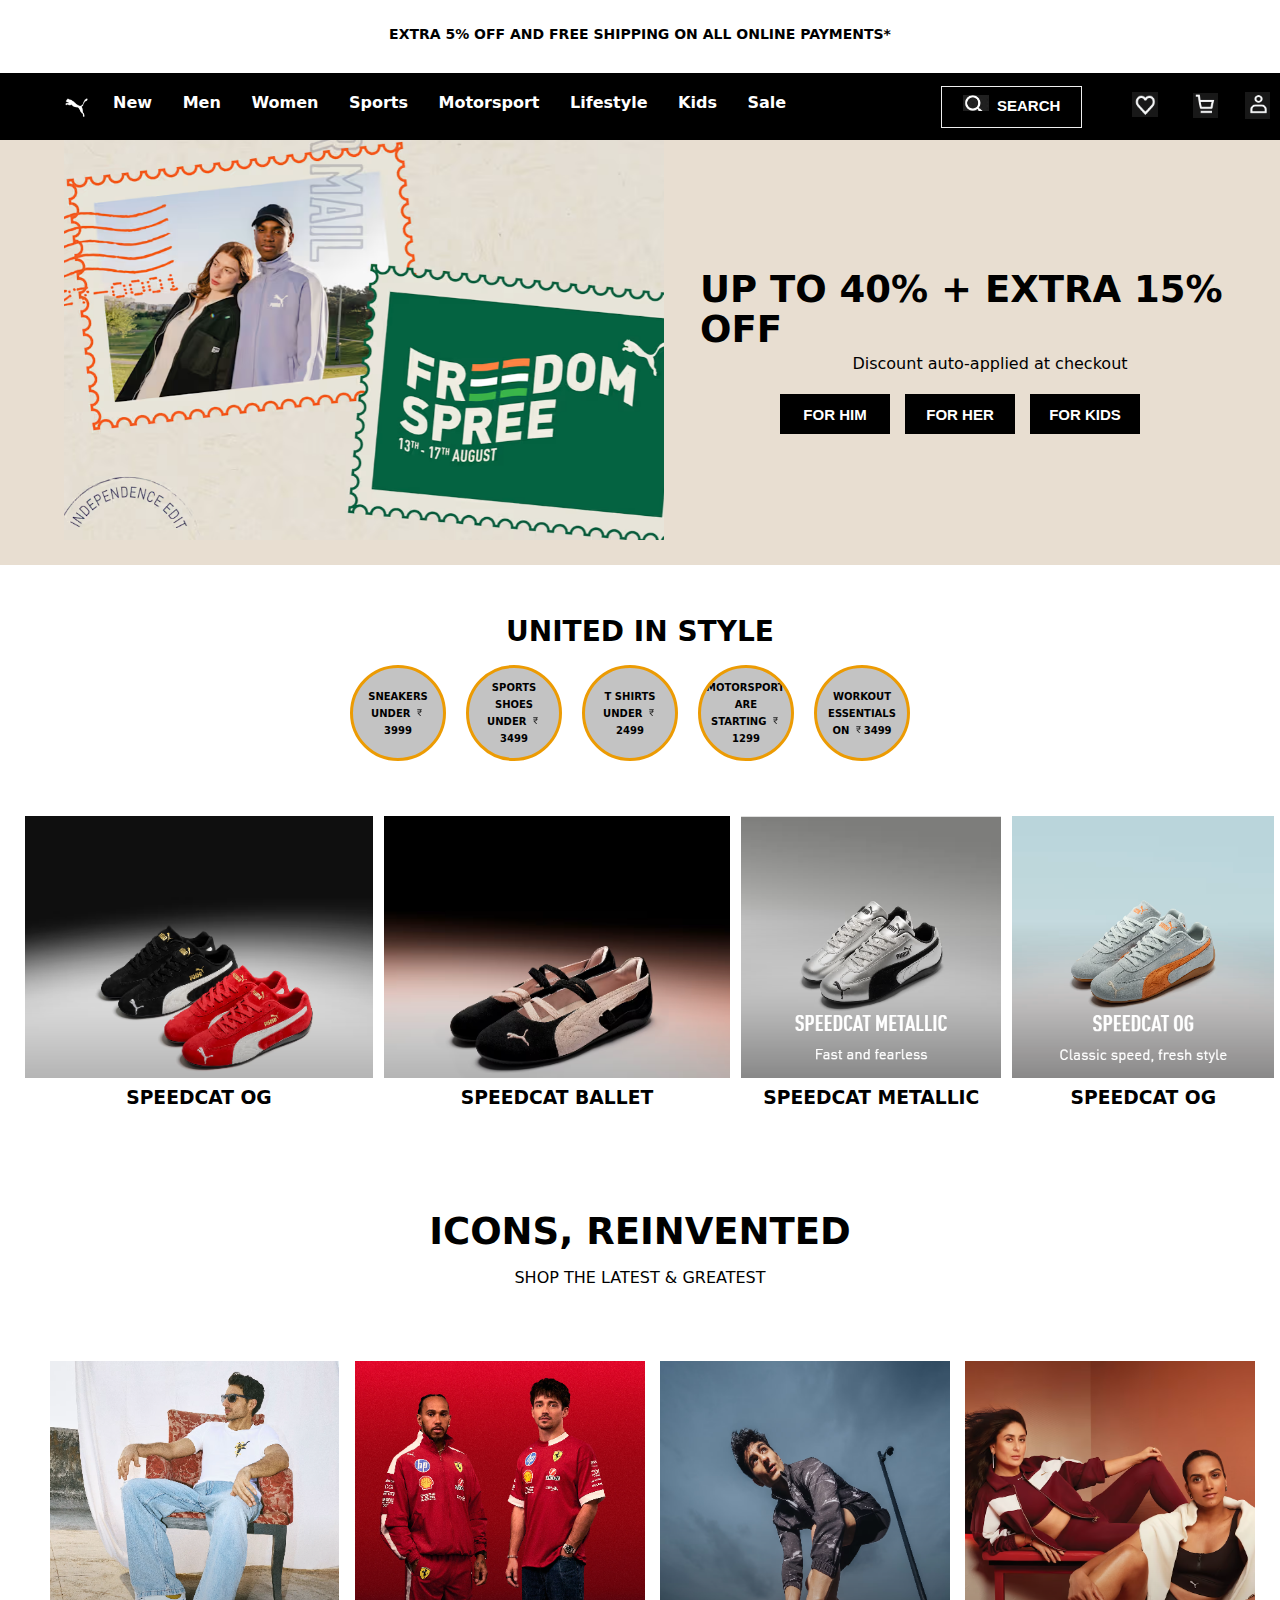
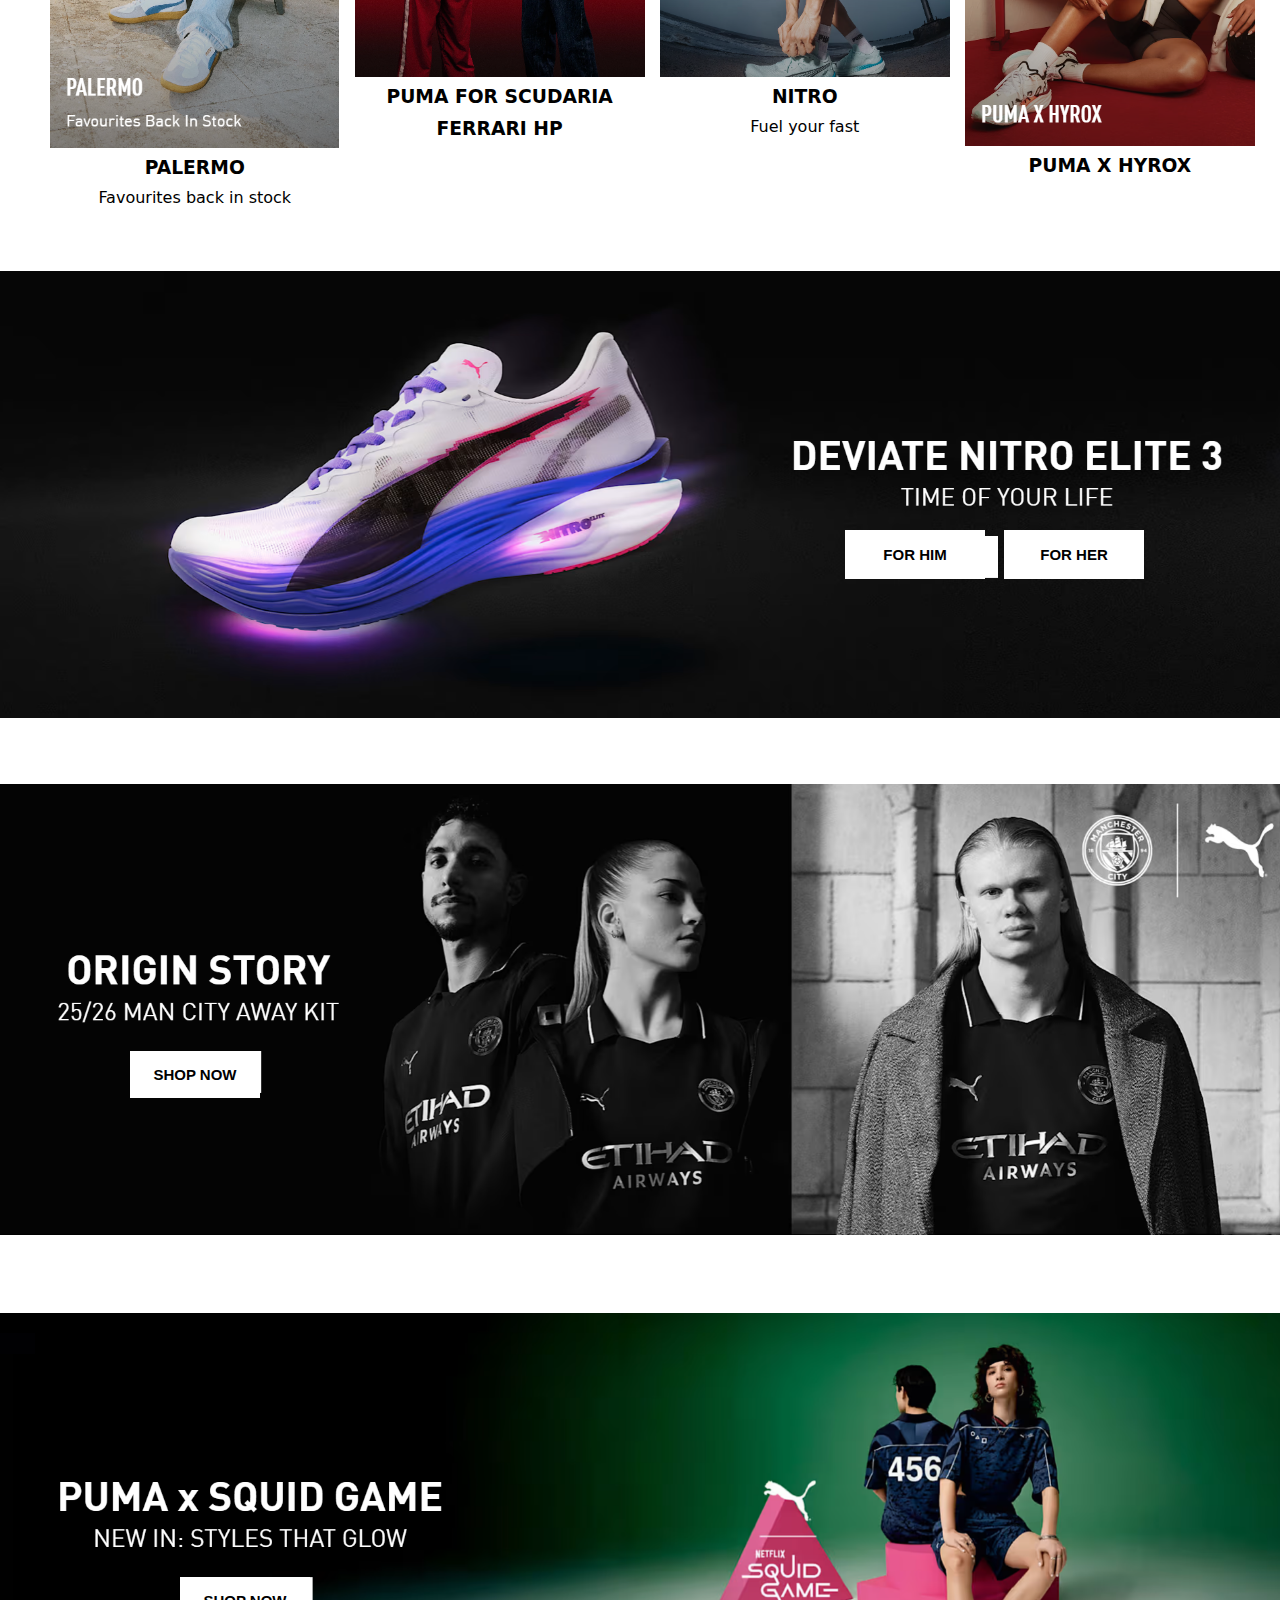
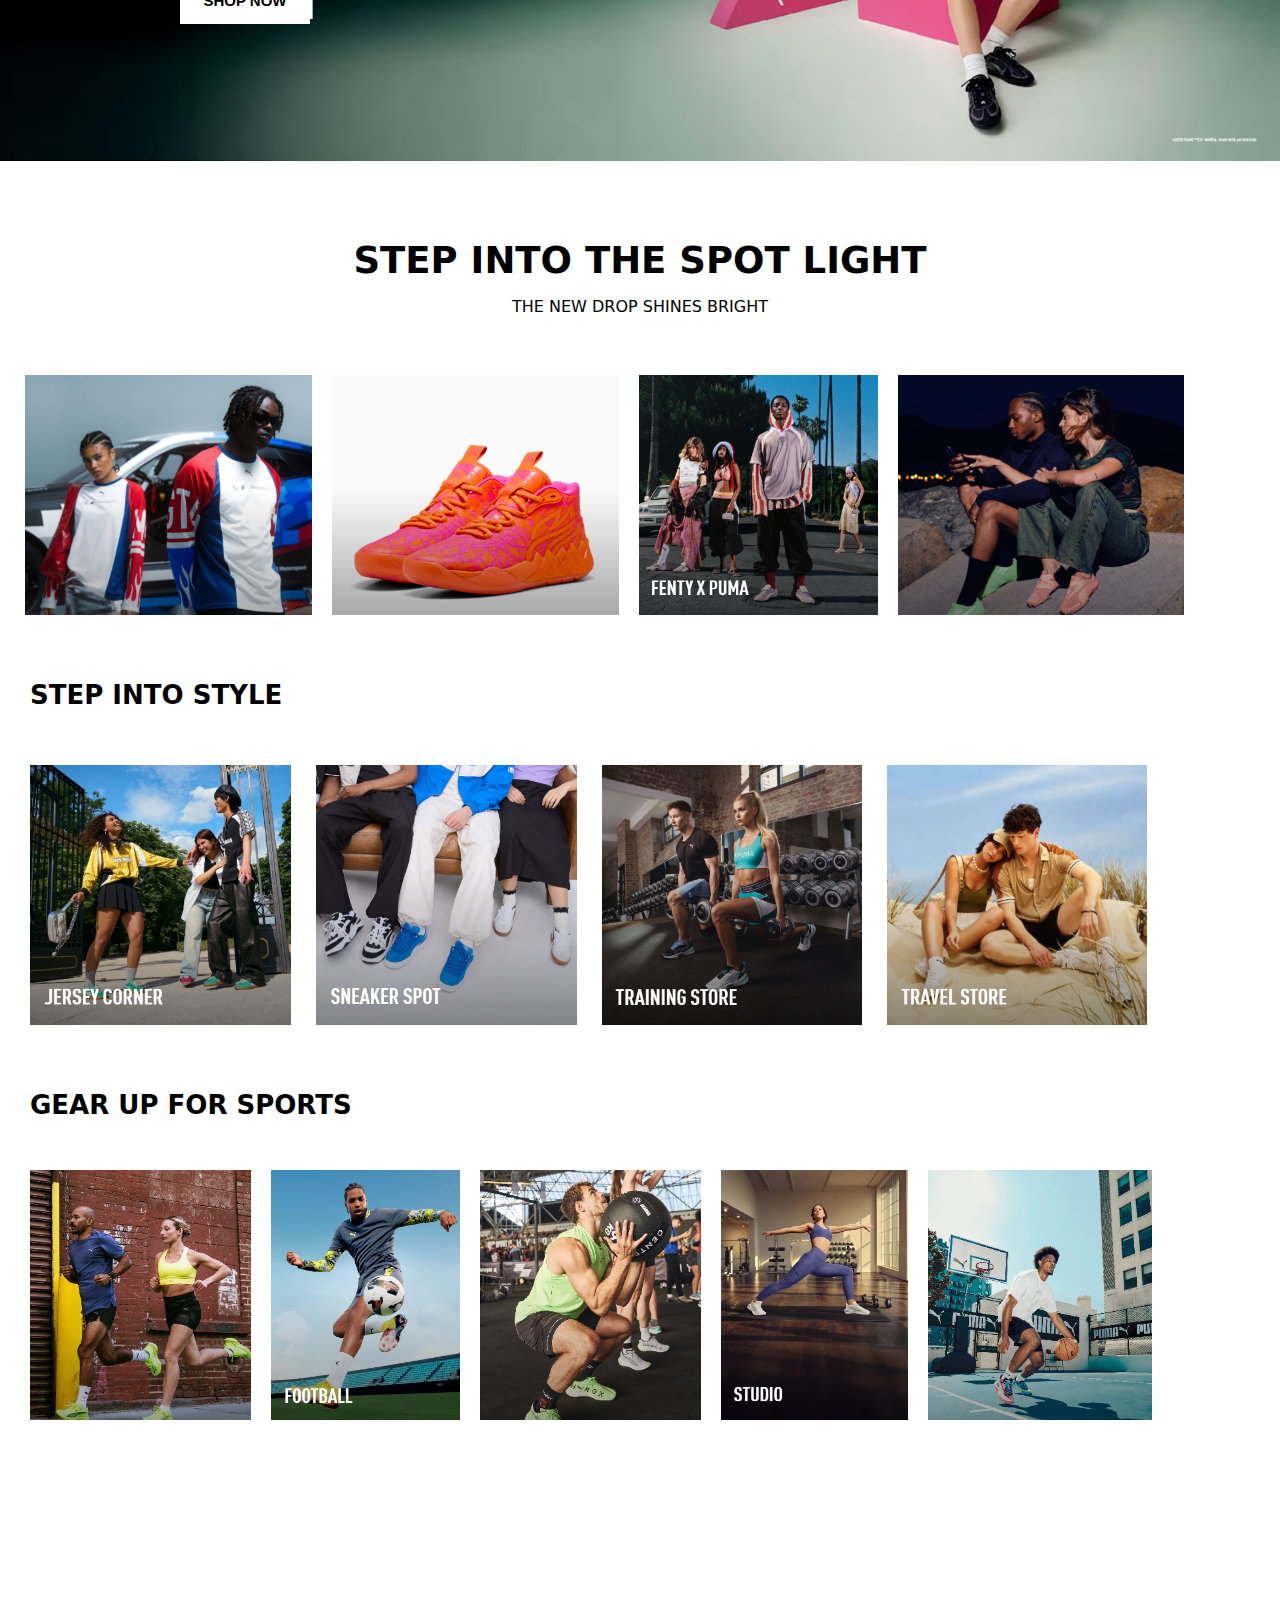
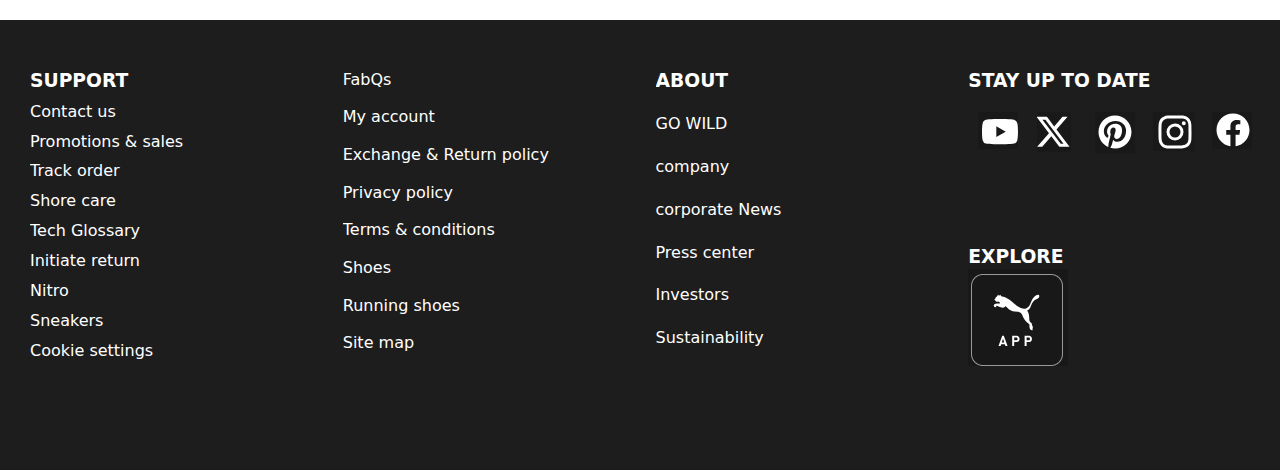
<file: index.html>
<!DOCTYPE html>
<html lang="en">
<head>
    <meta charset="UTF-8">
    <meta name="viewport" content="width=device-width, initial-scale=1.0">
    <title>Puma</title>
    <link rel="stylesheet" href="./css/index.css">
    
</head>
<body>
                          <!--promo message-->
    <div class="promo-message">EXTRA 5% OFF AND FREE SHIPPING ON ALL ONLINE PAYMENTS*</div>
    
    
                         <!--navigation bar-->


            <nav class="n1">
                <img src="./images/pumalogo.png">New   Men   Women   Sports   Motorsport   Lifestyle   Kids   Sale
                
                <button class="b">SEARCH</button>
                <img src="./images/last/likes.png" alt="like" class="like">
                <img src="./images/last/cart.png" alt="cart" class="cart">
                <img src="./images/last/profile.png" alt="profile" class="profile">
            </nav>

                         <!--content of the website-->

    <div class="div">
        <div class="back-image">
            <img src="./images/Screenshot frnt-page.png" alt="back-image">
        </div>
    <div class="offer-banner">
        <div class="offer-text">
        <h2 class="h1">UP TO 40% + EXTRA 15% OFF </h2>
            <p class="p1">Discount auto-applied at checkout</p>
        </div>
        <div class="cat-buttons">
                <button>FOR HIM</button>
                <button>FOR HER</button>
                <button>FOR KIDS</button>
        </div> 
    </div>
    </div>


                 <!--UNITED-->

    <div class="united">
        UNITED IN STYLE</div><br><br><br><br><br>
        <div class="circles">
            <div class="circle">
                <p>SNEAKERS UNDER <svg xmlns="http://www.w3.org/2000/svg" height="9px" viewBox="0 -960 960 960" width="11px"  fill="#1f1f1f"><path d="M549-120 280-400v-80h140q53 0 91.5-34.5T558-600H240v-80h306q-17-35-50.5-57.5T420-760H240v-80h480v80H590q14 17 25 37t17 43h88v80h-81q-8 85-70 142.5T420-400h-29l269 280H549Z" /></svg>3999</p>
            </div>
            <div class="circle">
                <p>SPORTS SHOES UNDER <svg xmlns="http://www.w3.org/2000/svg" height="9px" viewBox="0 -960 960 960" width="11px" fill="#1f1f1f"><path d="M549-120 280-400v-80h140q53 0 91.5-34.5T558-600H240v-80h306q-17-35-50.5-57.5T420-760H240v-80h480v80H590q14 17 25 37t17 43h88v80h-81q-8 85-70 142.5T420-400h-29l269 280H549Z"/></svg>3499</p>
            </div>
            <div class="circle">
               <P>T SHIRTS UNDER <svg xmlns="http://www.w3.org/2000/svg" height="9px" viewBox="0 -960 960 960" width="11px" fill="#1f1f1f"><path d="M549-120 280-400v-80h140q53 0 91.5-34.5T558-600H240v-80h306q-17-35-50.5-57.5T420-760H240v-80h480v80H590q14 17 25 37t17 43h88v80h-81q-8 85-70 142.5T420-400h-29l269 280H549Z"/></svg>2499</P>
            </div>
            <div class="circle">
               <P>MOTORSPORTS ARE STARTING <svg xmlns="http://www.w3.org/2000/svg" height="9px" viewBox="0 -960 960 960" width="11px" fill="#1f1f1f"><path d="M549-120 280-400v-80h140q53 0 91.5-34.5T558-600H240v-80h306q-17-35-50.5-57.5T420-760H240v-80h480v80H590q14 17 25 37t17 43h88v80h-81q-8 85-70 142.5T420-400h-29l269 280H549Z"/></svg>1299</P>
            </div>
            <div class="circle">
                <P>WORKOUT ESSENTIALS ON <svg xmlns="http://www.w3.org/2000/svg" height="9px" viewBox="0 -960 960 960" width="11px" fill="#1f1f1f"><path d="M549-120 280-400v-80h140q53 0 91.5-34.5T558-600H240v-80h306q-17-35-50.5-57.5T420-760H240v-80h480v80H590q14 17 25 37t17 43h88v80h-81q-8 85-70 142.5T420-400h-29l269 280H549Z"/></svg>3499</P>
            </div>
        </div>

            <div class="square">
                <div class="squares">
                
                    <img src="./images/pic1-shoe.png" alt="shoe">
                    <div>
                    <h3>SPEEDCAT OG</h3>
                    <P>Back in legendary colours</P>
                    </div>
                </div>

                <div class="squares">
                    <img src="./images/pic2-shoe.png" alt="shoe">
                    <div>
                    <h3>SPEEDCAT BALLET</h3>
                    <P>Making its debut</P>
                    </div>
                </div>

                <div class="squares">
                    <img src="./images/pic3-shoe.png" alt="shoe">
                    <div>
                    <h3>SPEEDCAT METALLIC</h3>
                    <P>Fast and fearless</P>
                    </div>
                </div>

                <div class="squares">
                    <img src="./images/pic-4 shoe.png" alt="shoe">
                    <div>
                    <h3>SPEEDCAT OG</h3>
                    <P>Classic speed,fresh style</P>
                    </div>
                    
                </div>
            </div>


                       <!---INVENTED-->


            <div Class="invented">
                <h2 class="reinvented">ICONS, REINVENTED</h2>
                <P class="SHOP">SHOP THE LATEST & GREATEST</P>
            </div>


             <div class="icons">
                <div class="icon">
                    <img src="./images/palermo.png" alt="palermo">
                    <div>
                    <h3>PALERMO</h3>
                    <P>Favourites back in stock</P>
                    </div>
                </div>

                <div class="icon">
                    <img src="./images/scuderia.png" alt="scuderia">
                    <div>
                    <h3>PUMA FOR SCUDARIA FERRARI HP</h3>
                    
                    </div>
                </div>

                <div class="icon">
                    <img src="./images/nitro.png" alt="nitro">
                    <div>
                    <h3>NITRO</h3>
                    <P>Fuel your fast</P>
                    </div>
                </div>


                <div class="icon">
                    <img src="./images/hyrox.png" alt="hyrox">
                    <div>
                    <h3>PUMA X HYROX</h3>
                   </div>
                </div>
             </div>
            

              <div class="box">
                <img src="./images/Deviate.png" alt="deviate">
                <div class="buttons">
                    <button>FOR HIM</button>
                    <button>FOR HER</button>
                </div>
              </div>

              <div class="origin">
                <img src="./images/origin.png" alt="origin">
                <div class="shop-btn">
                    <button>SHOP NOW</button>
                </div>
              </div>
            
              <div class="squid">
                <img src="./images/squid.png" alt="squid">
                <div class="shop-btn2">
                    <button>SHOP NOW</button>
                </div>
              </div>

            
          <div class="spot">
                <h2 class="spot-light">STEP INTO THE SPOT LIGHT</h2>
                <P class="bright">THE NEW DROP SHINES BRIGHT</P>
            </div>  

            <div class="photos">
                <div class="photo">
                    <img src="./images/New drop/IIMG1.png" alt="bmw">
                </div>
                <div class="photo">
                    <img src="./images/New drop/IMG2.png" alt="mb">
                </div>
                <div class="photo">
                    <img src="./images/New drop/IMG3.png" alt="fenty">
                </div>
                <div class="photo">
                    <img src="./images/New drop/IMG4.png" alt="mastro">
                </div>
             </div>

             <div class="step">
                <h2 class="step-light">STEP INTO STYLE</h2>
               
            </div>  



            <div class="steps">
                <div class="step-lights">
                
                    <img src="./images/step/img1.png" alt="jersy">
                </div>

                <div class="step-lights">
                    <img src="./images/step/img2.png" alt="sneaker">
                    
                </div>
                <div class="step-lights">
                    <img src="./images/step/img3.png" alt="training">
                    
                </div>


                <div class="step-lights">
                    <img src="./images/step/img4.png" alt="travelstore">
                    
                </div>
            </div>
          


             <div class="gearup">
                <h2 class="gearups">GEAR UP FOR SPORTS</h2>
               
            </div>  

            <div class="gearsports">
                <div class="gearsport">
                
                    <img src="./images/gearup/img1.png" alt="running">
                </div>
                <div class="gearsport">
                    <img src="./images/gearup/img2.png" alt="football">
                </div>
                <div class="gearsport">
                    <img src="./images/gearup/img3.png"alt="training">
                </div>
                <div class="gearsport">
                    <img src="./images/gearup/img4.png" alt="studio">
                </div>
                 <div class="gearsport">
                    <img src="./images/gearup/img5.png" alt="basketball">
                </div>
             </div>




                <footer>
                    <div class="footer-container">
                        <div class="footer-column">
                        <div><h3>SUPPORT</h3></div>
                        
                            <div>Contact us</div>
                            <div>Promotions & sales</div>
                            <div>Track order</div>
                            <div>Shore care</div>
                            <div>Tech Glossary</div>
                            <div>Initiate return</div>
                            <div>Nitro</div>
                            <div>Sneakers</div>
                            <div>Cookie settings</div>
                    </div>
                    <div class="footer-column">
                        <div>FabQs</div>
                        <div>My account</div>
                        <div>Exchange & Return policy</div>
                        <div>Privacy policy</div>
                        <div>Terms & conditions</div>
                        <div>Shoes</div>
                        <div>Running shoes</div>
                        <div>Site map</div>
                    
        
                    </div>
                    
                    <div class="footer-column">
                       <div><h3>ABOUT</h3></div>
                        <div>GO WILD</div>
                        <div>company</div>
                        <div>corporate News </div>
                        <div>Press center</div>
                        <div>Investors</div>
                        <div>Sustainability</div>                  
                </div>

                <div class="footer-column">
                    <div><h3>STAY UP TO DATE</h3></div>
                    <div class="footer-columns">
                    <div class="img1"><img src="./images/last/u-tube.png" alt="u-tube"></div>
                    <div class="img2"><img src="./images/last/xender.png" alt="xender"></div>
                    <div class="img3"><img src="./images/last/picsart.png" alt="picsart"></div>
                    <div class="img4"><img src="./images/last/instagram.png" alt="insta"></div>
                    <div class="img5"><img src="./images/last/fb.png" alt="fb"></div>
                    
                    
                    </div>
                        <div><h3>EXPLORE</h3></div>
                        <div class="footer-icon"></div>
                        <div class="img6"><img src="./images/last/puma-app.png" alt="puma-app"></div>
                        

                </div>
                </footer>
             
</body>
</html>
</file>
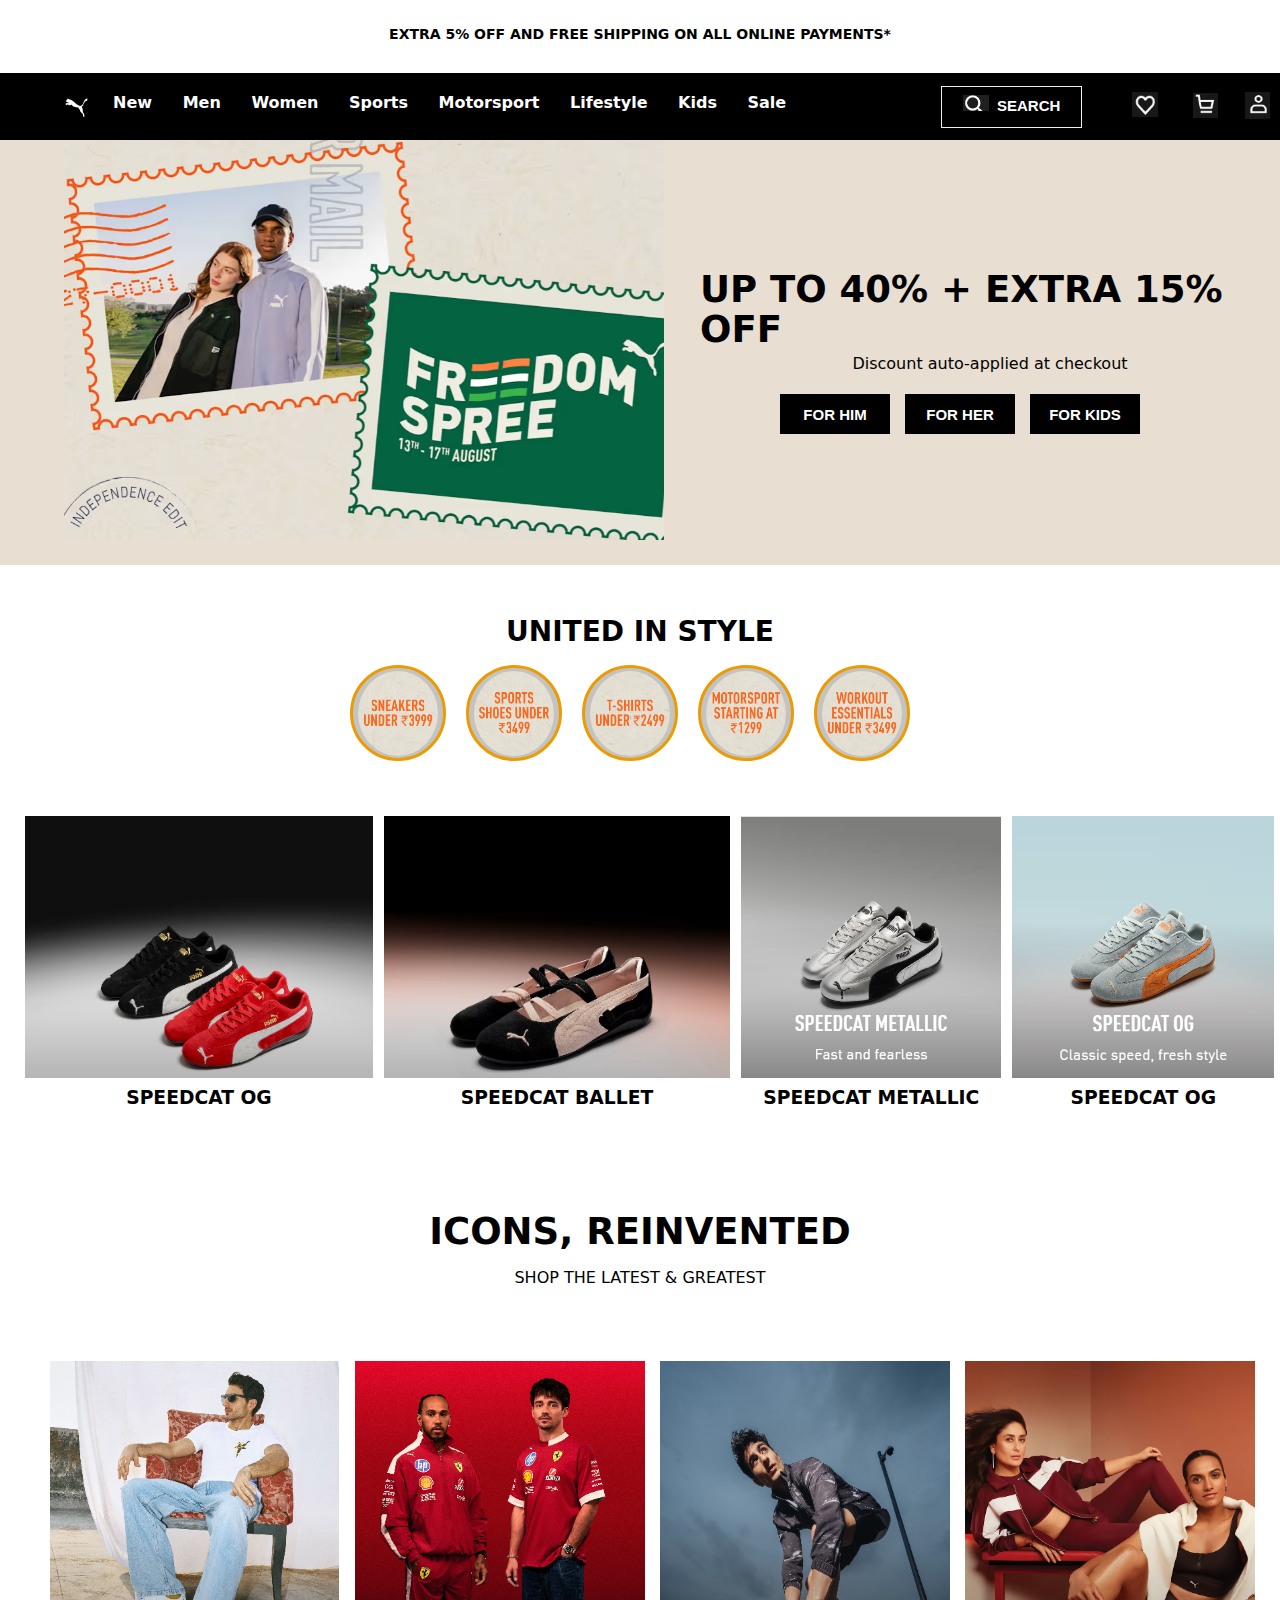
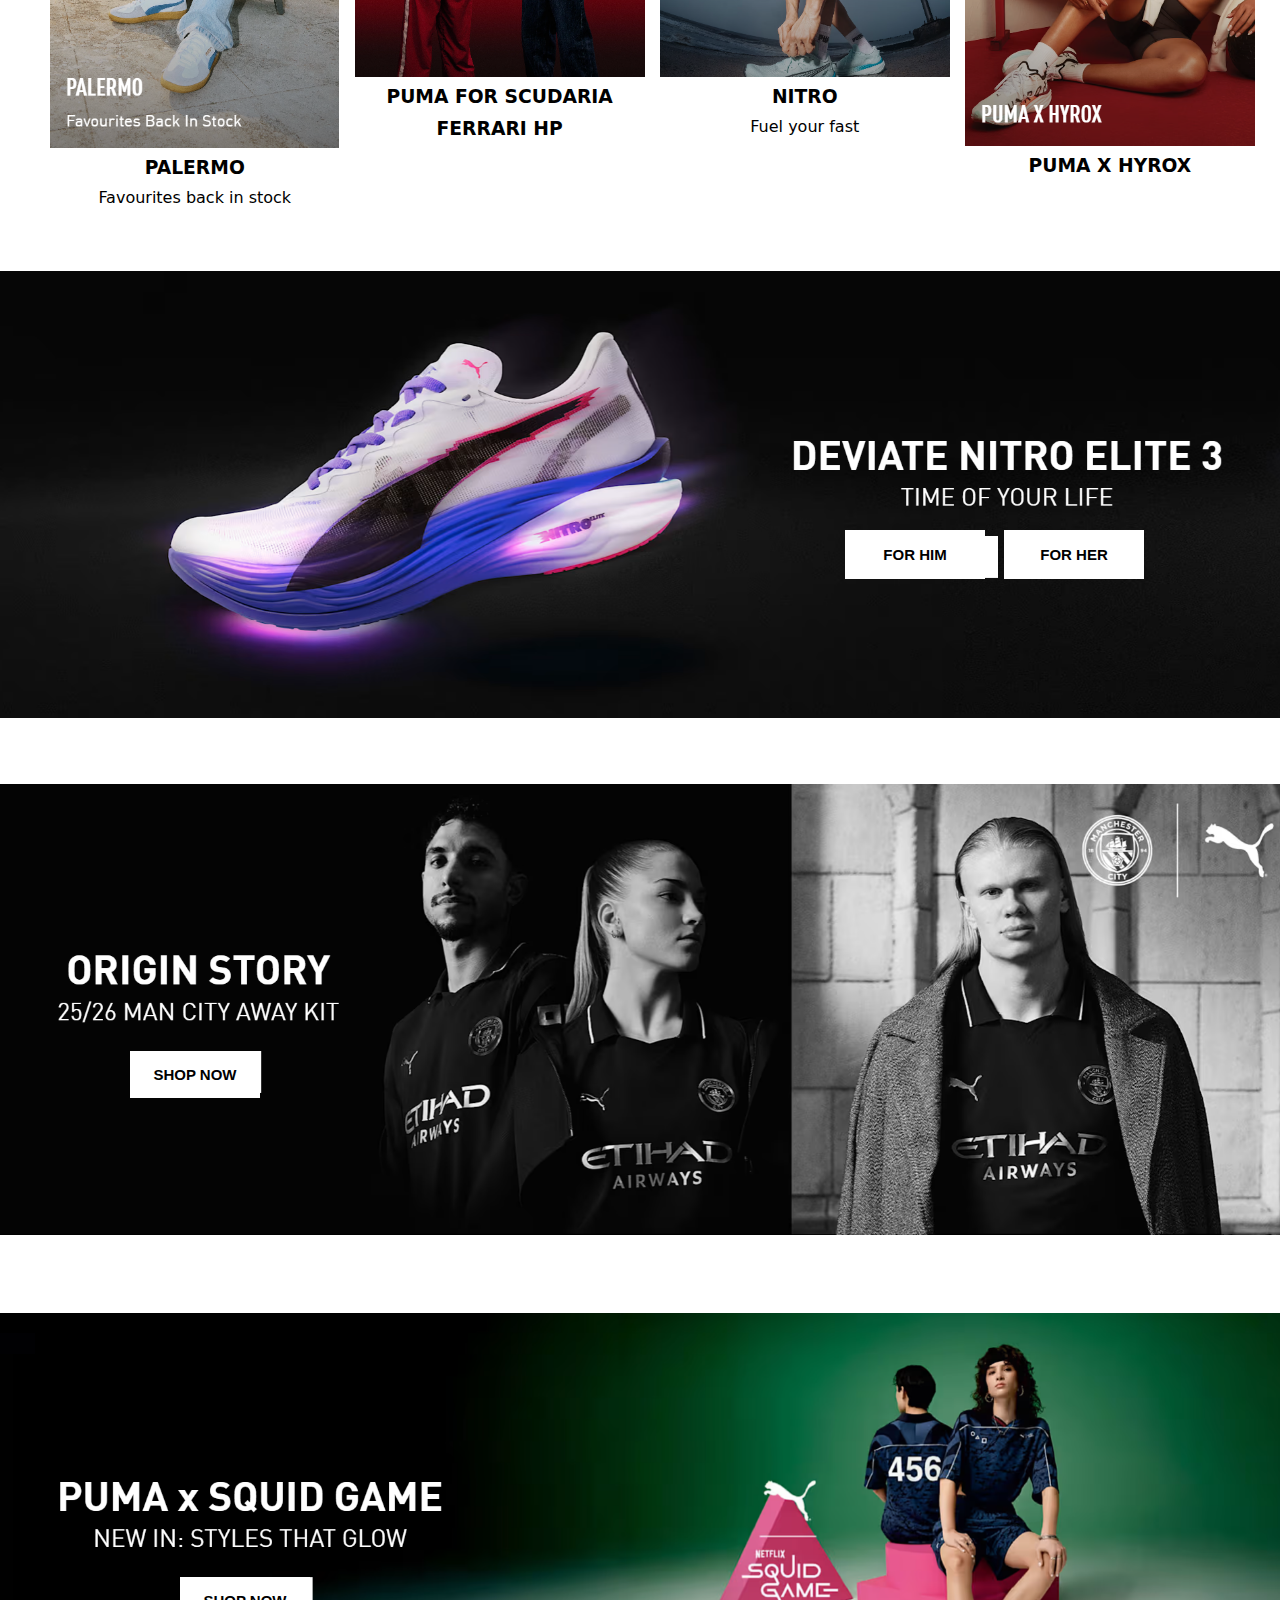
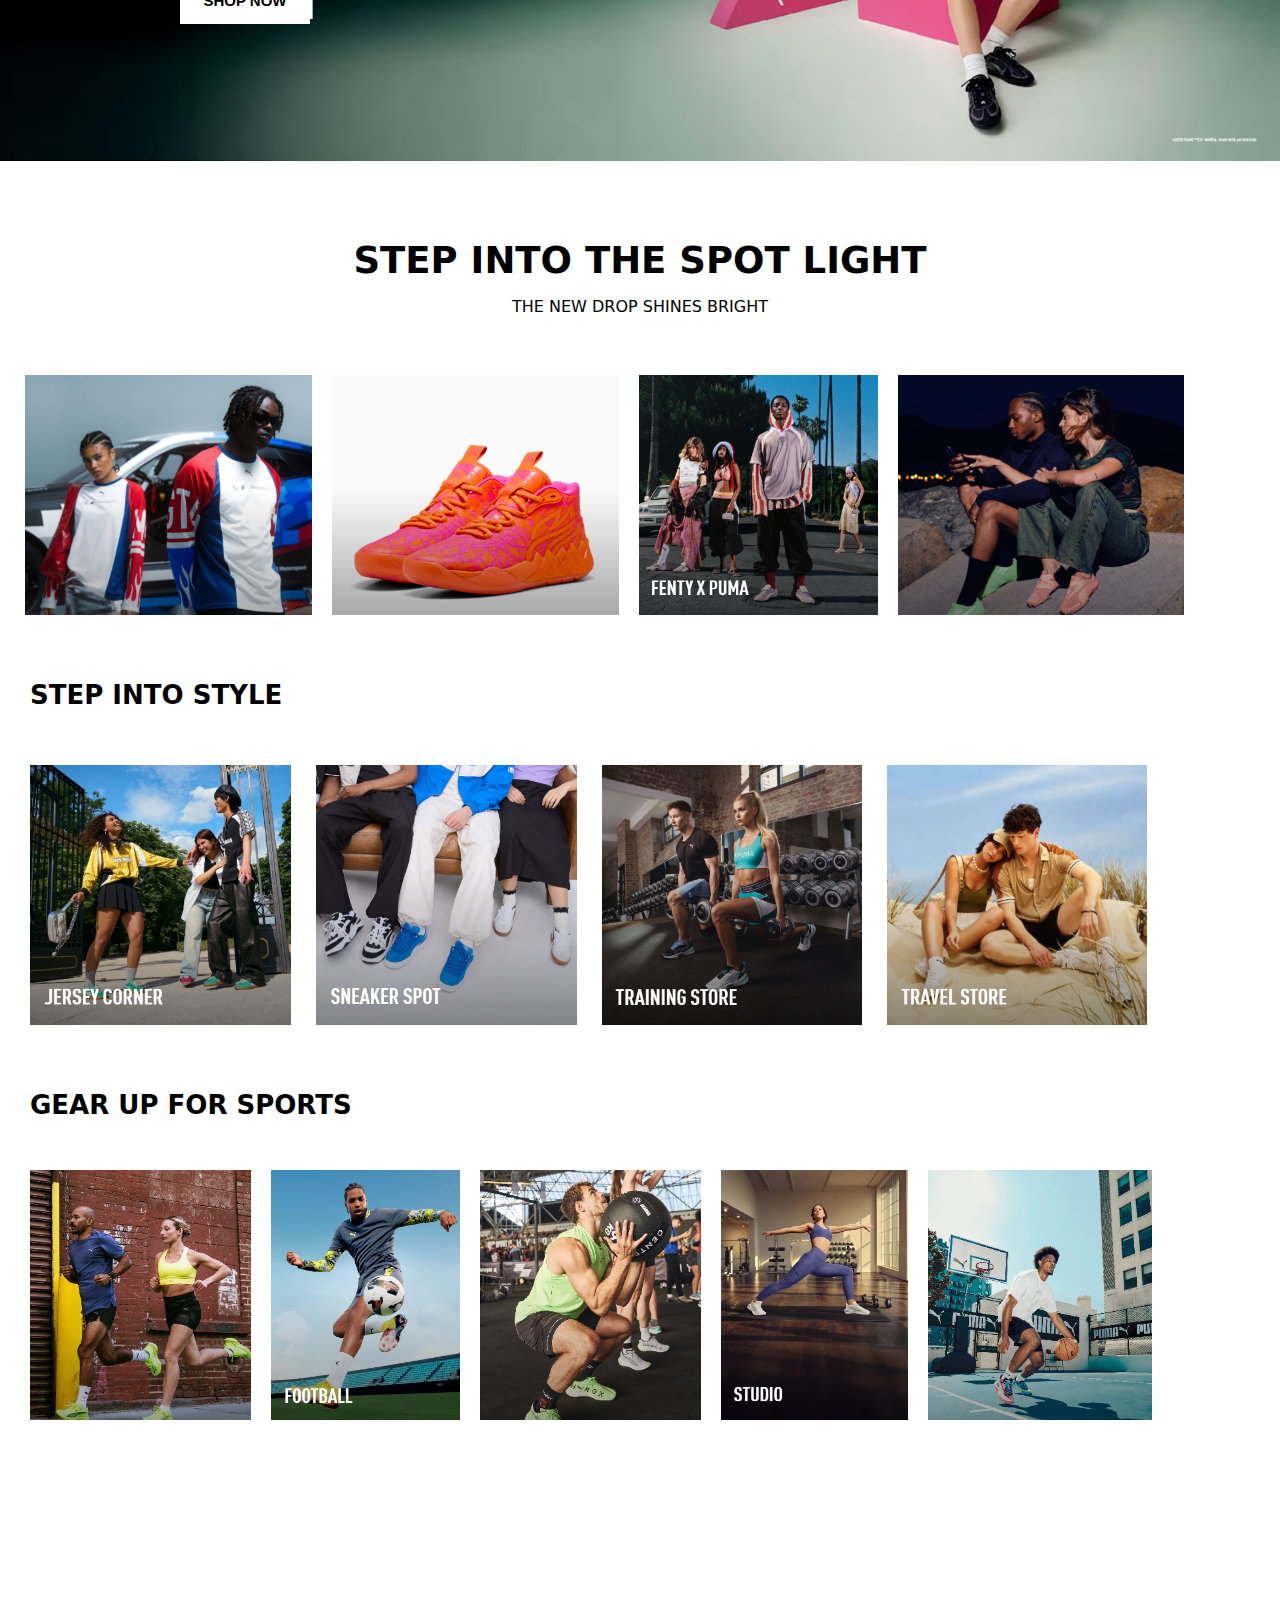
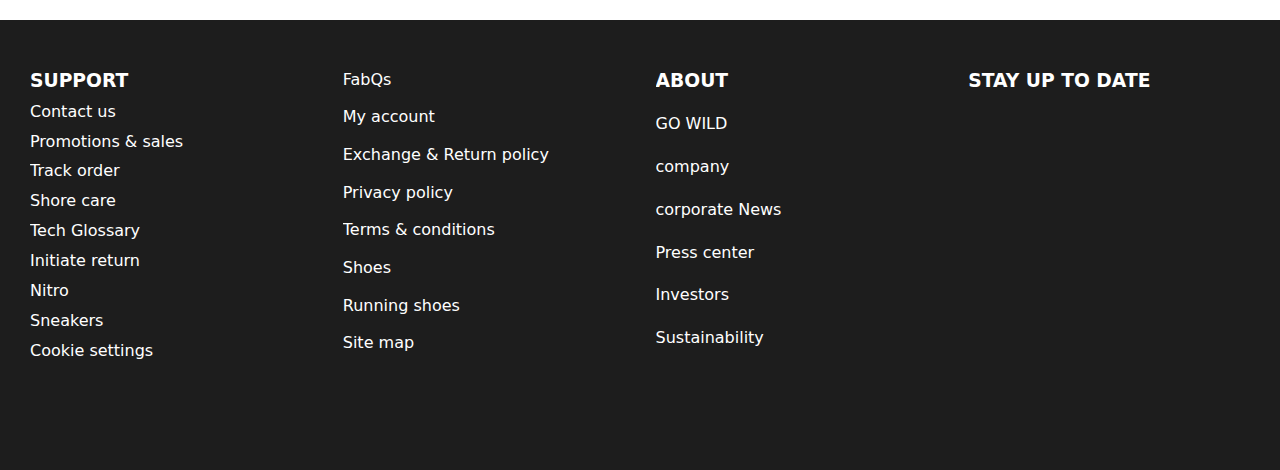
<file: html/index.html>
<!DOCTYPE html>
<html lang="en">
<head>
    <meta charset="UTF-8">
    <meta name="viewport" content="width=device-width, initial-scale=1.0">
    <title>Puma</title>
    <link rel="stylesheet" href="/css/index.css">
    
</head>
<body>
                          <!--promo message-->
    <div class="promo-message">EXTRA 5% OFF AND FREE SHIPPING ON ALL ONLINE PAYMENTS*</div>
    
    
                         <!--navigation bar-->


            <nav class="n1">
                <img src="/images/pumalogo.png">New   Men   Women   Sports   Motorsport   Lifestyle   Kids   Sale
                
                <button class="b">SEARCH</button>
                <img src="/images/last/likes.png" alt="like" class="like">
                <img src="/images/last/cart.png" alt="cart" class="cart">
                <img src="/images/last/profile.png" alt="profile" class="profile">
            </nav>

                         <!--content of the website-->

    <div class="div">
        <div class="back-image">
            <img src="/images/Screenshot frnt-page.png" alt="back-image">
        </div>
    <div class="offer-banner">
        <div class="offer-text">
        <h2 class="h1">UP TO 40% + EXTRA 15% OFF </h2>
            <p class="p1">Discount auto-applied at checkout</p>
        </div>
        <div class="cat-buttons">
                <button>FOR HIM</button>
                <button>FOR HER</button>
                <button>FOR KIDS</button>
        </div> 
    </div>
    </div>


                 <!--UNITED-->

    <div class="united">
        UNITED IN STYLE</div><br><br><br><br><br>
        <div class="circles">
            <div class="circle">
                <img src="/images/rate1" alt="sneakers">
            </div>
            <div class="circle">
                <img src="/images/rate2" alt="shoes">
            </div>
            <div class="circle">
                <img src="/images/rate3" alt="T-shirts">
            </div>
            <div class="circle">
                <img src="/images/rate4" alt="Motorsport">
            </div>
            <div class="circle">
                <img src="/images/rate5" alt="workout">
            </div>
        </div>

            <div class="square">
                <div class="squares">
                
                    <img src="/images/pic1-shoe.png" alt="shoe">
                    <div>
                    <h3>SPEEDCAT OG</h3>
                    <P>Back in legendary colours</P>
                    </div>
                </div>

                <div class="squares">
                    <img src="/images/pic2-shoe.png" alt="shoe">
                    <div>
                    <h3>SPEEDCAT BALLET</h3>
                    <P>Making its debut</P>
                    </div>
                </div>

                <div class="squares">
                    <img src="/images/pic3-shoe.png" alt="shoe">
                    <div>
                    <h3>SPEEDCAT METALLIC</h3>
                    <P>Fast and fearless</P>
                    </div>
                </div>

                <div class="squares">
                    <img src="/images/pic-4 shoe.png" alt="shoe">
                    <div>
                    <h3>SPEEDCAT OG</h3>
                    <P>Classic speed,fresh style</P>
                    </div>
                    
                </div>
            </div>


                       <!---INVENTED-->


            <div Class="invented">
                <h2 class="reinvented">ICONS, REINVENTED</h2>
                <P class="SHOP">SHOP THE LATEST & GREATEST</P>
            </div>


             <div class="icons">
                <div class="icon">
                    <img src="/images/palermo.png" alt="palermo">
                    <div>
                    <h3>PALERMO</h3>
                    <P>Favourites back in stock</P>
                    </div>
                </div>

                <div class="icon">
                    <img src="/images/scuderia.png" alt="scuderia">
                    <div>
                    <h3>PUMA FOR SCUDARIA FERRARI HP</h3>
                    
                    </div>
                </div>

                <div class="icon">
                    <img src="/images/nitro.png" alt="nitro">
                    <div>
                    <h3>NITRO</h3>
                    <P>Fuel your fast</P>
                    </div>
                </div>


                <div class="icon">
                    <img src="/images/hyrox.png" alt="hyrox">
                    <div>
                    <h3>PUMA X HYROX</h3>
                   </div>
                </div>
             </div>
            

              <div class="box">
                <img src="/images/Deviate.png" alt="deviate">
                <div class="buttons">
                    <button>FOR HIM</button>
                    <button>FOR HER</button>
                </div>
              </div>

              <div class="origin">
                <img src="/images/origin.png" alt="origin">
                <div class="shop-btn">
                    <button>SHOP NOW</button>
                </div>
              </div>
            
              <div class="squid">
                <img src="/images/squid.png" alt="squid">
                <div class="shop-btn2">
                    <button>SHOP NOW</button>
                </div>
              </div>

            
          <div class="spot">
                <h2 class="spot-light">STEP INTO THE SPOT LIGHT</h2>
                <P class="bright">THE NEW DROP SHINES BRIGHT</P>
            </div>  

            <div class="photos">
                <div class="photo">
                    <img src="/images/New drop/IIMG1.png" alt="bmw">
                </div>
                <div class="photo">
                    <img src="/images/New drop/IMG2.png" alt="mb">
                </div>
                <div class="photo">
                    <img src="/images/New drop/IMG3.png" alt="fenty">
                </div>
                <div class="photo">
                    <img src="/images/New drop/IMG4.png" alt="mastro">
                </div>
             </div>

             <div class="step">
                <h2 class="step-light">STEP INTO STYLE</h2>
               
            </div>  



            <div class="steps">
                <div class="step-lights">
                
                    <img src="/images/step/img1.png" alt="jersy">
                </div>

                <div class="step-lights">
                    <img src="/images/step/img2.png" alt="sneaker">
                    
                </div>
                <div class="step-lights">
                    <img src="/images/step/img3.png" alt="training">
                    
                </div>


                <div class="step-lights">
                    <img src="/images/step/img4.png" alt="travelstore">
                    
                </div>
            </div>
          


             <div class="gearup">
                <h2 class="gearups">GEAR UP FOR SPORTS</h2>
               
            </div>  

            <div class="gearsports">
                <div class="gearsport">
                
                    <img src="/images/gearup/img1.png" alt="running">
                </div>
                <div class="gearsport">
                    <img src="/images/gearup/img2.png" alt="football">
                </div>
                <div class="gearsport">
                    <img src="/images/gearup/img3.png"alt="training">
                </div>
                <div class="gearsport">
                    <img src="/images/gearup/img4.png" alt="studio">
                </div>
                 <div class="gearsport">
                    <img src="/images/gearup/img5.png" alt="basketball">
                </div>
             </div>




                <footer>
                    <div class="footer-container">
                        <div class="footer-column">
                        <div><h3>SUPPORT</h3></div>
                        
                            <div>Contact us</div>
                            <div>Promotions & sales</div>
                            <div>Track order</div>
                            <div>Shore care</div>
                            <div>Tech Glossary</div>
                            <div>Initiate return</div>
                            <div>Nitro</div>
                            <div>Sneakers</div>
                            <div>Cookie settings</div>
                    </div>
                    <div class="footer-column">
                        <div>FabQs</div>
                        <div>My account</div>
                        <div>Exchange & Return policy</div>
                        <div>Privacy policy</div>
                        <div>Terms & conditions</div>
                        <div>Shoes</div>
                        <div>Running shoes</div>
                        <div>Site map</div>
                    
        
                    </div>
                    
                    <div class="footer-column">
                       <div><h3>ABOUT</h3></div>
                        <div>GO WILD</div>
                        <div>company</div>
                        <div>corporate News </div>
                        <div>Press center</div>
                        <div>Investors</div>
                        <div>Sustainability</div>                  
                </div>

                <div class="footer-column">
                    <div><h3>STAY UP TO DATE</h3></div>
                    </div>
                </footer>
             
</body>
</html>
</file>
<file: css/index.css>
*{
    
    margin:0;
    padding:0;
    cursor: pointer;
   overflow-x: hidden;
    
}
.promo-message{
   
   background-color: white;
   justify-content: center;
   height: 2.75rem;
   font-family:FFDINforPuma, Inter, -apple-system, system-ui, BlinkMacSystemFont, "Segoe UI", Roboto, "Helvetica Neue", Arial, sans-serif ;
   font-size: 14px;
  
   font-weight:bold;
   line-height: 1.428;
   color: black;
   padding-top: 25px;
   text-align:center;
}
.n1{
    background-color: black;
    
    background-origin:border-box;
    
    align-items: stretch;
    border: 0px solid black;
    width: 100%;
    height: 67px;
    display: flex;
    color:white;
    font-family:FFDINforPuma, Inter, -apple-system, system-ui, BlinkMacSystemFont, "Segoe UI", Roboto, "Helvetica Neue", Arial, sans-serif;
    font: 14px;
    font-weight:700; 
    word-spacing: 25px;
    margin-top: 0.25rem;
    padding-bottom:30px;
    padding:10px;
    padding-inline-start: 40px;
    line-height: 2.5;
    box-sizing:border-box;
    cursor: pointer;
    white-space: nowrap;
    position: sticky;
    top:0;
    z-index:1000;
    overflow-x: hidden;
}
nav{
    position: sticky;
    top:0;
    z-index: 1000;
    height:50px;
    width:90px;
    size: 16px;
    overflow-x: hidden;
    
}
.b{
    margin-left: 155px;
    background-color: black;
    width: 150px;
    color: white;
    font-size: 15px;
    font-weight: 550;
    padding: 5px;
    word-spacing: 5px;
    font-family:Verdana, Geneva, Tahoma, sans-serif; 
    border: 1px groove;
    cursor: pointer;
    padding-bottom: 13px;
    padding-right: 5px;
    align-self: center;
  overflow-x: hidden;
    
}
.b:hover{
    
    color: white;
    opacity: 0.5;
}
.b::before{
    content:"";
    display:inline-block;
    height: 16px;
    width: 16px;
    background-image: url("/images/search.png");
    background-size: cover;
    background-position: top;
    margin-right: 15px;
    padding-right: 10px;
    size: 1px;
    margin-top: 3px;
    margin-right:8px;
    
}
.like{
    height: 25px;
    width: 28px;
    padding-left: 50px;
    margin-top: 9px;

}
.like:hover{
    opacity: 0.5;
}
.cart{
    height: 25px;
    width: 26px;
    padding-left: 35px;
    margin-top: 10px;
}
.cart:hover{
    opacity: 0.5;
}
.profile{
    height: 27px;
    width: 27px;
    padding-left: 27px;
    margin-top: 9px;
}
.profile:hover{
    opacity: 0.5;
}
.div{
    background-color:rgb(232, 222, 209) ;
    position: relative;
    width: 100%;
    height: 425px;
    background-repeat: no-repeat;
    background-clip: border-box;
    }
.back-image{
    position: absolute;
    top:0%;
    left: 5%;
}
.back-image img{
    width: 600px;
    height: 400px;
}
.offer-text{
    
    margin-left: 700px;
    line-height: 40px;
   
}
.offer-text h2{
    overflow: hidden;
    font-size: 37px;
    font-weight: bold;
    padding-top: 130px;
    font-family: FFDINforPuma, Inter, -apple-system, system-ui, BlinkMacSystemFont, "Segoe UI", Roboto, "Helvetica Neue", Arial, sans-serif;
}
.p1{
   
    box-sizing: border-box;
    font-family: FFDINforPuma, Inter, -apple-system, system-ui, BlinkMacSystemFont, "Segoe UI", Roboto, "Helvetica Neue", Arial, sans-serif;
}
.cat-buttons{
    display:flex;
    justify-content:flex-end;
    margin-right:125px;
    
    
    
 
    
}
.cat-buttons button{
    height: 40px;
    width: 110px;
    padding: 10px 20px;
    background-color: black;
    color: white;
    padding: 10px 10px;
    border: none;
    margin-right: 15px;
    margin-top:17px;
    font-weight: bold;
    font-size: 15px;
    font-family:'Trebuchet MS', 'Lucida Sans Unicode', 'Lucida Grande', 'Lucida Sans', Arial, sans-serif;
    
}
/*.cat-buttons button:hover{

}*/
.united{
    height: 40px;
    text-align: center;
    font-weight: 700;
    font-size: large;
    font-family: FFDINforPuma, Inter, -apple-system, system-ui, BlinkMacSystemFont, "Segoe UI", Roboto, "Helvetica Neue", Arial, sans-serif;
    font-size: 28px;
    margin-top: 50px;
    
}
.circles{
    font-size:x-small;
    font-weight: 700;
    display: flex;
    margin-left: 350px;
    margin-top: -80px;

    
}
.circle{
    background-color: rgba(128, 128, 128, 0.47);
    overflow: hidden;
    color: black;
    border-radius: 50%;
    height: 80px;
    width: 80px;
    border: 3px solid rgb(236, 155, 3);
    padding: 5px 5px;
    display: flex;
   
    justify-content: center;
    position: relative;
    align-items: center;
    margin-right:20px;
    box-sizing: content-box;
    font-family:'Segoe UI', Tahoma, Geneva, Verdana, sans-serif;
  
    font-style: normal;
}

.circle img{
    width: 85px;
    height: 85px;
    border-radius: 50%;
   

}
.squares{
    display: inline-block;
    margin-right:1px;
    padding-left: 10px;
    overflow: hidden;

}
.square{
    height: 300px;
    width: 300;
    display:flex;
    
    justify-content: space-around;
    position:relative;
    box-sizing:border-box;
    margin-top: 50px;
    padding: 5px;
    margin-left: 10px;
    
    
}
.square img{
    max-width:100%;
    max-height: 100%;
   
    
}
.square h3,p{
    text-align: center;
    font-family: FFDINforPuma, Inter, -apple-system, system-ui, BlinkMacSystemFont, "Segoe UI", Roboto, "Helvetica Neue", Arial, sans-serif;
    line-height: 1.7 ;
}
.invented{
    
    text-align: center;
    font-family: FFDINforPuma, Inter, -apple-system, system-ui, BlinkMacSystemFont, "Segoe UI", Roboto, "Helvetica Neue", Arial, sans-serif;
    line-height: 1.7 ;
}
.reinvented{
    font-size: 37px;
    font-weight: bold;
    padding-top: 90px;
    
}
.icon{
    display: inline-block;
    margin-right:5px;
    padding-left: 10px;
}

.icons{
   
    /*height: 2000px;
    width: 1230px;*/
    display:flex;
    
    
    position:relative;
    box-sizing:border-box;
    margin-top: 50px;
    padding: 20px;
    margin-left: 20px;
}
.icon img{
    max-width: 100%;
    max-height: 100%;
}

.icons h3,p{
     text-align: center;
    font-family: FFDINforPuma, Inter, -apple-system, system-ui, BlinkMacSystemFont, "Segoe UI", Roboto, "Helvetica Neue", Arial, sans-serif;
    line-height: 1.7 ;
}
.box{
    width: 100%;
    height: 50%;
    display: flex;
    flex-direction: column;
    position: relative;
    padding-top: 40px;
    overflow-x: hidden;
   
}
 .box img{
   max-width:100%;
   max-height: 50%;
   overflow-x: hidden;
}
.buttons{
  
   
    position: relative;
    left:845px;
    bottom:205px;

}
.buttons button{
     height: 49px;
    width: 140px;
    padding: 10px 18px;
    background-color:white;
    color:black;
    padding: 10px 10px;
    border: none;
    margin-right: 15px;
    margin-top:17px;
    font-weight: bold;
    font-size: 15px;
    position: relative;
    
    font-family:'Trebuchet MS', 'Lucida Sans Unicode', 'Lucida Grande', 'Lucida Sans', Arial, sans-serif;
}

.origin{
    width: 100%;
    height:50% ;
    position: relative;
    padding-top:-0.1px;
}
.origin img{
   max-width:100%;
   max-height: 50%;
   
}
.shop-btn{
    
    
    position: relative;
    left:130px;
    bottom:205px;

} 
.shop-btn button{
    height: 47px;
    width: 130px;
    padding: 10px 20px;
    background-color:white;
    color:black;
    padding: 10px 10px;
    border: none;
    margin-right: 15px;
    margin-top:17px;
    font-weight: bold;
    font-size: 15px;
    position: relative;
    
    font-family:'Trebuchet MS', 'Lucida Sans Unicode', 'Lucida Grande', 'Lucida Sans', Arial, sans-serif;
} 



.squid{
    width: 100%;
    height:50% ;
    position: relative;
    padding-top: -0.123;
    overflow-x: hidden;
}
.squid img{
   padding-top:10px;
   max-width:100%;
   max-height: 50%;
   overflow-x: hidden;
   
}
.shop-btn2{
    
    
    position: relative;
    left:180px;
    bottom:205px;

} 
.shop-btn2 button{
    height: 47px;
    width: 130px;
    padding: 10px 20px;
    background-color:white;
    color:black;
    padding: 10px 10px;
    border: none;
    margin-right: 15px;
    margin-top:17px;
    font-weight: bold;
    font-size: 15px;
    position: relative;
    
    font-family:'Trebuchet MS', 'Lucida Sans Unicode', 'Lucida Grande', 'Lucida Sans', Arial, sans-serif;
} 
   
.spot{
    
    text-align: center;
    font-family: FFDINforPuma, Inter, -apple-system, system-ui, BlinkMacSystemFont, "Segoe UI", Roboto, "Helvetica Neue", Arial, sans-serif;;
    line-height: 1.7 ;
}
.spot-light{
    font-size: 37px;
    font-weight: bold;
    padding-top: 1px;
    
}
.photos{
    display: flex;
    margin-right:1px;
    padding-left: 10px;
}
.photo{
    height: 250px;
    width: 250;
    display:flex;
    
    justify-content: space-around;
    position:relative;
    box-sizing:border-box;
    margin-top: 50px;
    padding: 5px;
    margin-left: 10px;
}
.photo img{
    max-width:100%;
    max-height: 100%;
}

.step{
     
    text-align:left;
    padding-left: 30px;
    font-family: FFDINforPuma, Inter, -apple-system, system-ui, BlinkMacSystemFont, "Segoe UI", Roboto, "Helvetica Neue", Arial, sans-serif;;
   
}
.step-light{
    font-size: 26px;
    font-weight:650;
    padding-top: 60px;
    
}
.steps{
    display: flex;
       
    margin-right:1px;
    padding-left: 10px;
    padding-top: 0px;
    
}
.step-lights{
    height: 270px;
    width: 270;
    display:flex;
      
    padding-top: 0px;
    justify-content: space-around;
    position:relative;
    box-sizing:border-box;
    margin-top: 50px;
    padding: 5px;
    margin-left: 15px;
}
.step-lights img{
     
    max-width:100%;
    max-height: 100%;
}
.step-lights h3{
    text-align: center;
    font-family: FFDINforPuma, Inter, -apple-system, system-ui, BlinkMacSystemFont, "Segoe UI", Roboto, "Helvetica Neue", Arial, sans-serif;
    left: 50px;
}

.gearup{
    text-align:left;
    padding-left: 30px;
    font-family: FFDINforPuma, Inter, -apple-system, system-ui, BlinkMacSystemFont, "Segoe UI", Roboto, "Helvetica Neue", Arial, sans-serif;;
}
.gearups{
    font-size: 26px;
    font-weight:650;
    padding-top: 60px;
}
.gearsports{
    display: flex;
    margin-right:1px;
    padding-left: 10px;
    padding-top: 0px;
    padding-bottom: 200px;
}
.gearsport{
    height: 250px;
    width: 250;
    display:flex;
    padding-top: 0px;
    justify-content: space-around;
    position:relative;
    box-sizing:border-box;
    margin-top: 50px;
    padding: 15 15px;
    margin-left: 20px;
}
.gearsport img{
    max-width:100%;
    max-height: 100%;
    
}



   

.photos, .steps, .gearsports {
    display: flex;
    flex-wrap: wrap;    /* ✅ allows wrapping instead of forcing scroll */
    overflow: hidden;   /* ✅ stops unwanted y-scroll inside elements */
}

.footer-container {
  display: grid;
  grid-template-columns: 1fr 1fr 1fr 1fr; /* Two equal columns */
  gap: 1px;                     /* Space between fruits & vegetables */
  max-width: 100%;
  height: 450px;
  background-color: rgba(0, 0, 0, 0.888);
  padding-left: 30px;

  
}



.footer-column {
padding-top:50px;
height:300px;

color: white;
display: grid;
gap:1px; 
font-family: FFDINforPuma, Inter, -apple-system, system-ui, BlinkMacSystemFont, "Segoe UI", Roboto, "Helvetica Neue", Arial, sans-serif;;

}
.footer-column div:hover{
    text-decoration: underline;
}
.footer-columns{
    color: white;
    display: grid;
    grid-template-columns: 1fr 1fr 1fr 1fr 1fr;
   grid-template-rows: 1fr 1fr;
    padding-right: 20px;
    overflow: hidden;
    padding: 20px 10px;
}
.footer-columns .img1{
    
    
    display: grid;
    padding-right: 20px;
    padding-bottom: 50px;
    height: 20px;
    width: 20px;
}
 .footer-icon{
    overflow: hidden;
   display: grid;
   
   
}
</file>
